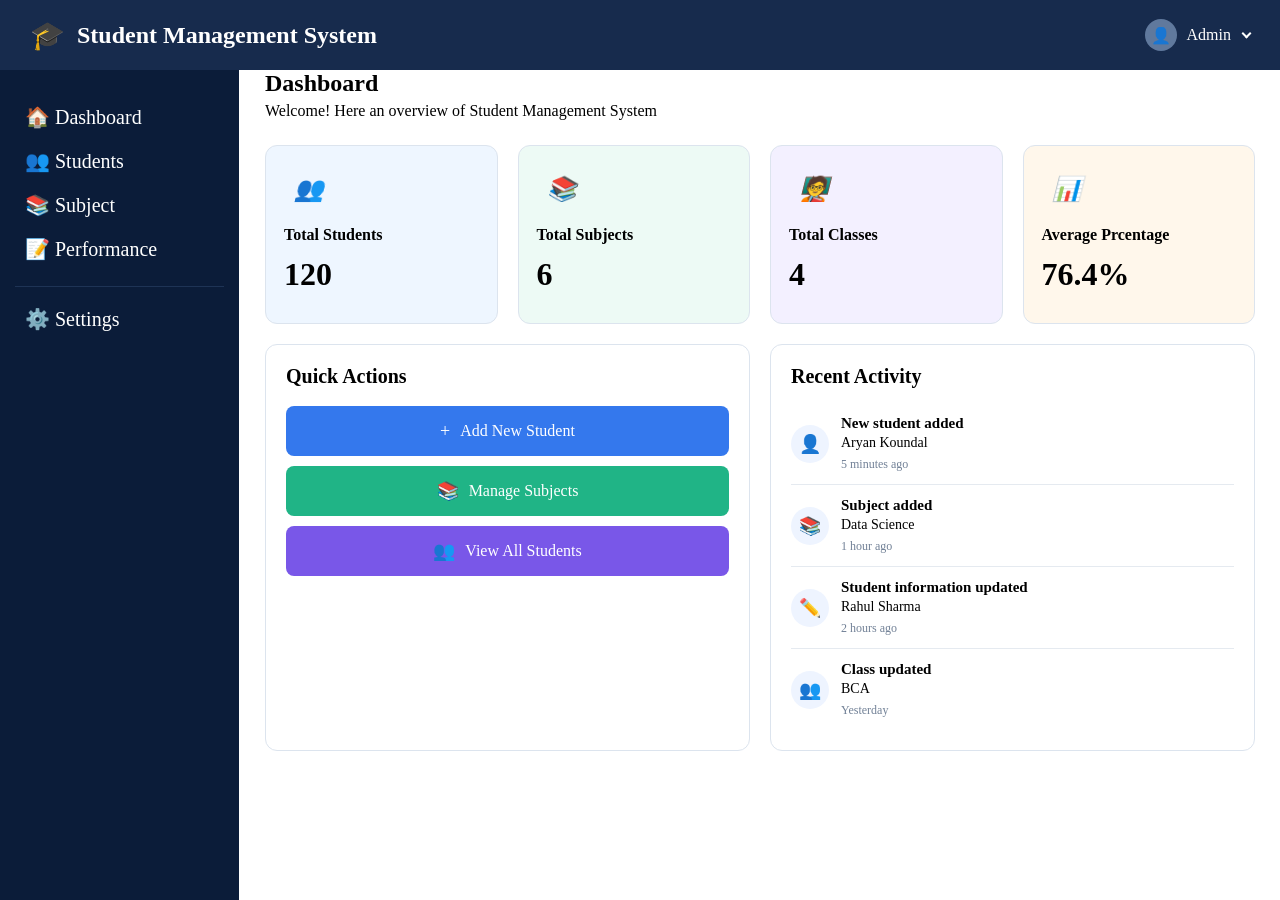
<file: forntend/index.html>
<!DOCTYPE html>
<html lang="en">
<head>
    <meta charset="UTF-8">
    <meta name="viewport" content="width=device-width, initial-scale=1.0">
    <title>Student Management System</title>
    <link rel="stylesheet" href="style.css">
</head>
<body>
    <header class="top-header">

     <div class="logo-section">
         <span>🎓</span>
         <h2>Student Management System</h2>
     </div>

     <div class="profile">
         <div class="profile-icon">👤</div>

         <span>Admin</span>

         <span class="arrow"></span>
     </div>
     

    </header>
    <aside class="side-bar">
        <nav class="navigation">
            <a href="#" class="nav-item">🏠   Dashboard</a>
            <a href="Students.html" class="nav-item">👥   Students</a>
            <a href="subjects.html" class="nav-item">📚   Subject</a>
            <a href="performance.html" class="nav-item">📝   Performance</a>
            <a href="settings.html" class="nav-item settings-item">⚙️   Settings</a>
        </nav>
    </aside>
    <main class="main-content">
        <!-- ===Header=== -->
        <div class="a1">
            <h2>Dashboard</h2>
            <p>Welcome! Here an overview of Student Management System</p>
        </div>
        <!-- ===Stats Card=== -->
        <div class="stats">
            <div class="total-students">
                <i>👥</i>
                <h3>Total Students</h3>
                <p class="student-count">120</p>
                <!-- <span class="change1">↗ +5 this month</span> -->
            </div>
            <div class="total-subjects">
                <i>📚</i>
                <h3>Total Subjects</h3>
                <p class="subject-count">6</p>
                <!-- <span class="change2">↗ +1 this month</span> -->
            </div>
            <div class="total-classes">
                <i>🧑‍🏫</i>
                <h3>Total Classes</h3>
                <p>4</p>
                <!-- <span class="change3">↗ +1 this month</span> -->
            </div>
            <div class="average-percentage">
                <i>📊</i>
                <h3>Average Prcentage</h3>
                <p class="average">76.4%</p>
                <!-- <span class="change4">↗ +2.3% this month</span> -->
            </div>
        </div>
      <div class="dashboard-bottom">
        <!-- ===Quick Actions -->
         <div class="quick-actions">
             <h3>Quick Actions</h3>
             <a href="students.html" class="new-student">
             <span class="action-icon">+</span>
             <span >Add New Student</span>
             </a>
             <a href="subjects.html" class="manage-sub">
             <span class="action-icon">📚</span>
             <span >Manage Subjects</span>
             </a>
             <a href="students.html" class="all-students">
             <span class="action-icon">👥</span>
             <span >View All Students</span>
             </a>
         </div>
         <div class="recent-activity">
        <!-- ===Recent Activity Tab=== -->
       <div class="recent-activity-tab">
         <h3>Recent Activity</h3>

         <div class="activity-item">
           <span class="activity-icon">👤</span>
           <div>
             <strong>New student added</strong>
             <p>Aryan Koundal</p>
             <small>5 minutes ago</small>
           </div>
         </div>

          <div class="activity-item">
            <span class="activity-icon">📚</span>
            <div>
             <strong>Subject added</strong>
             <p>Data Science</p>
             <small>1 hour ago</small>
            </div>
          </div>

          <div class="activity-item">
            <span class="activity-icon">✏️</span>
            <div>
             <strong>Student information updated</strong>
             <p>Rahul Sharma</p>
             <small>2 hours ago</small>
            </div>
          </div>

         <div class="activity-item">
           <span class="activity-icon">👥</span>
           <div>
             <strong>Class updated</strong>
             <p>BCA</p>
             <small>Yesterday</small>
           </div>
          </div>
       </div>
      </div>

</div>
    </main>
</body>
<script src="script.js"></script>
</html>
</file>
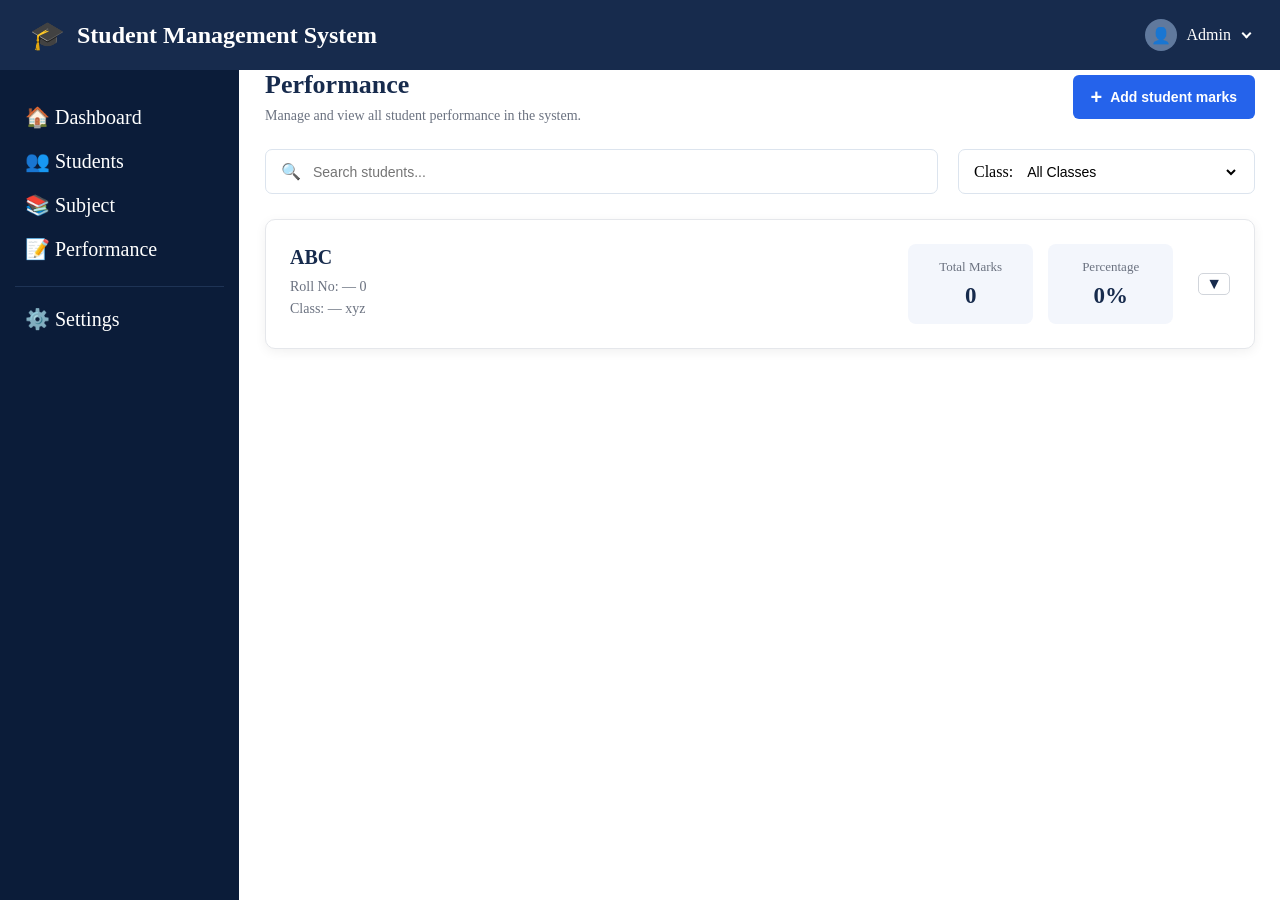
<file: forntend/performance.html>
<!DOCTYPE html>
<html lang="en">

<head>
    <meta charset="UTF-8">
    <meta name="viewport" content="width=device-width, initial-scale=1.0">

    <link rel="stylesheet" href="style.css">

    <title>Marks Management</title>
</head>

<body>

    <!-- Header -->
    <header class="top-header">

        <div class="logo-section">
            <span>🎓</span>
            <h2>Student Management System</h2>
        </div>

        <div class="profile">
            <div class="profile-icon">👤</div>
            <span>Admin</span>
            <span class="arrow"></span>
        </div>

    </header>

    <!-- Sidebar -->
    <aside class="side-bar">

        <nav class="navigation">
            <a href="index.html" class="nav-item">🏠 Dashboard</a>
            <a href="Students.html" class="nav-item">👥 Students</a>
            <a href="subjects.html" class="nav-item">📚 Subject</a>
            <a href="performance.html" class="nav-item">📝 Performance</a>
            <a href="settings.html" class="nav-item settings-item">⚙️ Settings</a>
        </nav>

    </aside>

    <!-- Main Content -->
    <main class="main-content">

        <!-- Page Header -->
        <div class="s1">

            <div>
                <h2>Performance</h2>
                <p>Manage and view all student performance in the system.</p>
            </div>

            <button type="button" class="add-marks" id="add-marks">
                <span>+</span>
                Add student marks
            </button>

        </div>
        <!-- Search and Filter -->
        <section class="student-filters">
            <div class="search-box">
                <span>🔍</span>
                <input
                    type="text"
                    id="search-student"
                    placeholder="Search students..."
                >
            </div>

            <div class="class-filter">
                <label for="filter-class">Class:</label>
                <select id="filter-class">
                    <option value="">All Classes</option>
                    <option value="BCA 1st Year">BCA 1st Year</option>
                    <option value="BCA 2nd Year">BCA 2nd Year</option>
                    <option value="BCA 3rd Year">BCA 3rd Year</option>
                </select>
            </div>
        </section>

        <!-- Marks Modal -->
        <div class="marks-modal" id="marks-modal">

            <div class="marks-modal-content">

                <div class="header-modal">
                    <h2 class="modal-header">Add Marks</h2>

                    <button
                        type="button"
                        class="close-modal"
                        id="close-modal"
                    >
                        &times;
                    </button>
                </div>

                <!-- Marks Form -->
                <form class="marks-form" id="marks-form">

                    <div class="form-group">
                        <label for="student-id">Student ID</label>

                        <input
                            type="number"
                            id="student-id"
                            name="student-id"
                            placeholder="Enter student ID"
                            required
                        >
                    </div>

                    <div class="form-group">
                        <label for="subject-id">Subject ID</label>

                        <input
                            type="number"
                            id="subject-id"
                            name="subject-id"
                            placeholder="Enter subject ID"
                            required
                        >
                    </div>

                    <div class="form-group">
                        <label for="subject-marks">Marks</label>

                        <input
                            type="number"
                            id="subject-marks"
                            name="subject-marks"
                            placeholder="Enter marks obtained"
                            min="0" max="100"
                            required
                        >
                    </div>

                    <div>
                        <button
                            type="button"
                            class="add-subject"
                            id="add-subject"
                        >
                            <span>+</span>
                            Add subject
                        </button>
                    </div>

                    <div class="form-actions">

                        <button
                            type="button"
                            class="cancel-marks"
                            id="cancel-marks"
                        >
                            Cancel
                        </button>

                        <button
                            type="submit"
                            class="save-marks"
                            id="save-marks"
                        >
                            Save Marks
                        </button>

                    </div>

                </form>

            </div>

        </div>

        <!-- Student Marks Cards -->
        <div class="marks-container" id="marks-container">

            <!-- Example Student Card -->
            <div class="student-marks-card">

                <!-- Student Information and Summary -->
                <div class="student-marks-header" student-toggle>

                    <div class="student-info">
                        <h3 class="student-name">ABC</h3>
                        <p class="student-rollno">Roll No: — 0</p>
                        <p class="student-class">Class: — xyz</p>
                    </div>

                    <div class="student-performance">

                        <div class="total-marks">
                            <span>Total Marks</span>
                            <h3 class="total-marks-value">0</h3>
                        </div>

                        <div class="percentage">
                            <span>Percentage</span>
                            <h3 class="percentage-value">0%</h3>
                        </div>

                    </div>

                    <div>

                       <button type="button" class="toggle-marks-btn" aria-label="Show subject marks">
                           ▼
                       </button>

                    </div>

                </div>

                <!-- Subject-wise Marks Table -->
                <div class="marks-table-container" hidden>

                    <table class="marks-table">

                        <thead>
                            <tr>
                                <th>Subject ID</th>
                                <th>Subject Name</th>
                                <th>Subject Code</th>
                                <th>Marks</th>
                                <th>Actions</th>
                            </tr>
                        </thead>

                        <tbody class="marksTableBody" id="marksTableBody">
                            <td class="subject-id">101</td>
                            <td class="subject-name">abc</td>
                            <td class="subject-code">101</td>
                            <td class="subject-marks">999</td>
                            <td class="student-actions">
                            
                                <button class="edit-btn" data-action="edit">
                                ✎ Edit
                                </button>

                                <button class="delete-btn" data-action="delete">
                                🗑
                                </button>
                            </td>
                        </tbody>

                    </table>

                </div>

            </div>

        </div>

        <!-- Edit performance of subject Form -->
    <div id="edit-marks-modal" class="edit-marks-modal">
        <div class="marks-modal-content">

            <div class="modal-header">
                <h2>Edit Performance</h2>

                <button id="close-edit-modal" class="close-edit-modal">
                    &times;
                </button>
            </div>

            <form id="edit-marks-form">

                <div class="form-group">
                    <label for="edit-subject-id">Subject Id</label>
                    <input
                        type="text"
                        id="edit-subject-id"
                        placeholder="Enter student id"
                        required
                    >
                </div>

                <div class="form-group">
                    <label for="edit-subject-marks">Subject Marks</label>
                    <input
                        type="number"
                        id="edit-subject-marks"
                        placeholder="Enter roll number"
                        required
                    >
                </div>

                <div class="modal-actions">
                    <button
                        type="button"
                        id="cancel-edit-modal"
                        class="cancel-edit-btn">
                        Cancel
                    </button>

                    <button type="submit" class="save-btn">
                        Save Changes
                    </button>
                </div>

            </form>
        </div>
    </div>

    </main>

    <script src="performance.js"></script>

</body>
</html>
</file>
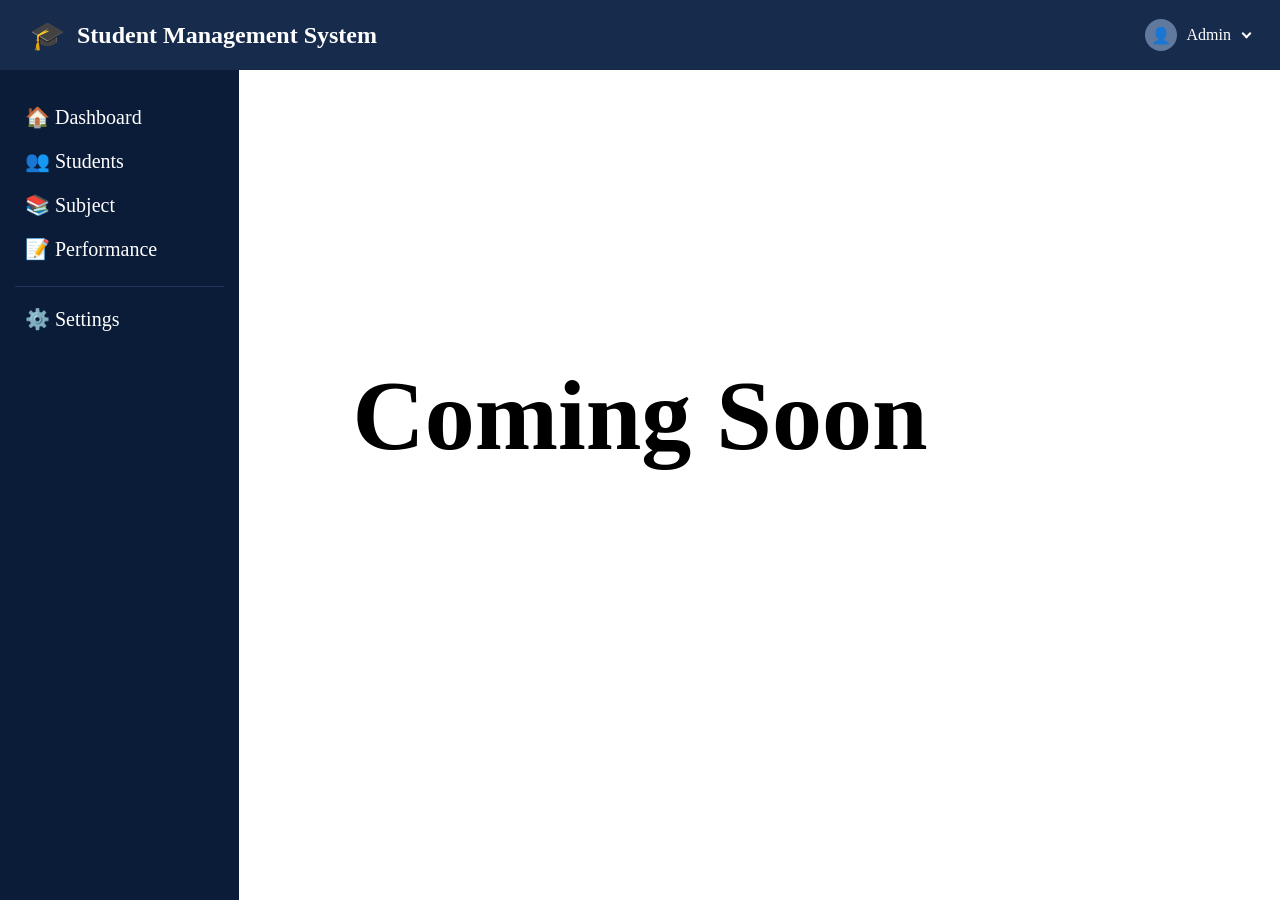
<file: forntend/settings.html>
<!DOCTYPE html>
<html lang="en">
<head>
    <meta charset="UTF-8">
    <meta name="viewport" content="width=device-width, initial-scale=1.0">
    <link rel="stylesheet" href="style.css">
    <title>Settings</title>
</head>
<body>
    <header class="top-header">

    <div class="logo-section">
         <span>🎓</span>
         <h2>Student Management System</h2>
    </div>

    <div class="profile">
         <div class="profile-icon">👤</div>

         <span>Admin</span>

         <span class="arrow"></span>
    </div>
    </header>
    <aside class="side-bar">
        <nav class="navigation">
            <a href="index.html" class="nav-item">🏠   Dashboard</a>
            <a href="Students.html" class="nav-item">👥   Students</a>
            <a href="subjects.html" class="nav-item">📚   Subject</a>
            <a href="performance.html" class="nav-item">📝   Performance</a>
            <a href="settings.html" class="nav-item settings-item">⚙️   Settings</a>
        </nav>
    </aside>
    <main class="coming-soon-page">
        <h1 class="coming-soon">Coming Soon</h1>
    </main>
</body>
<script src="script.js"></script>
</html>
</file>
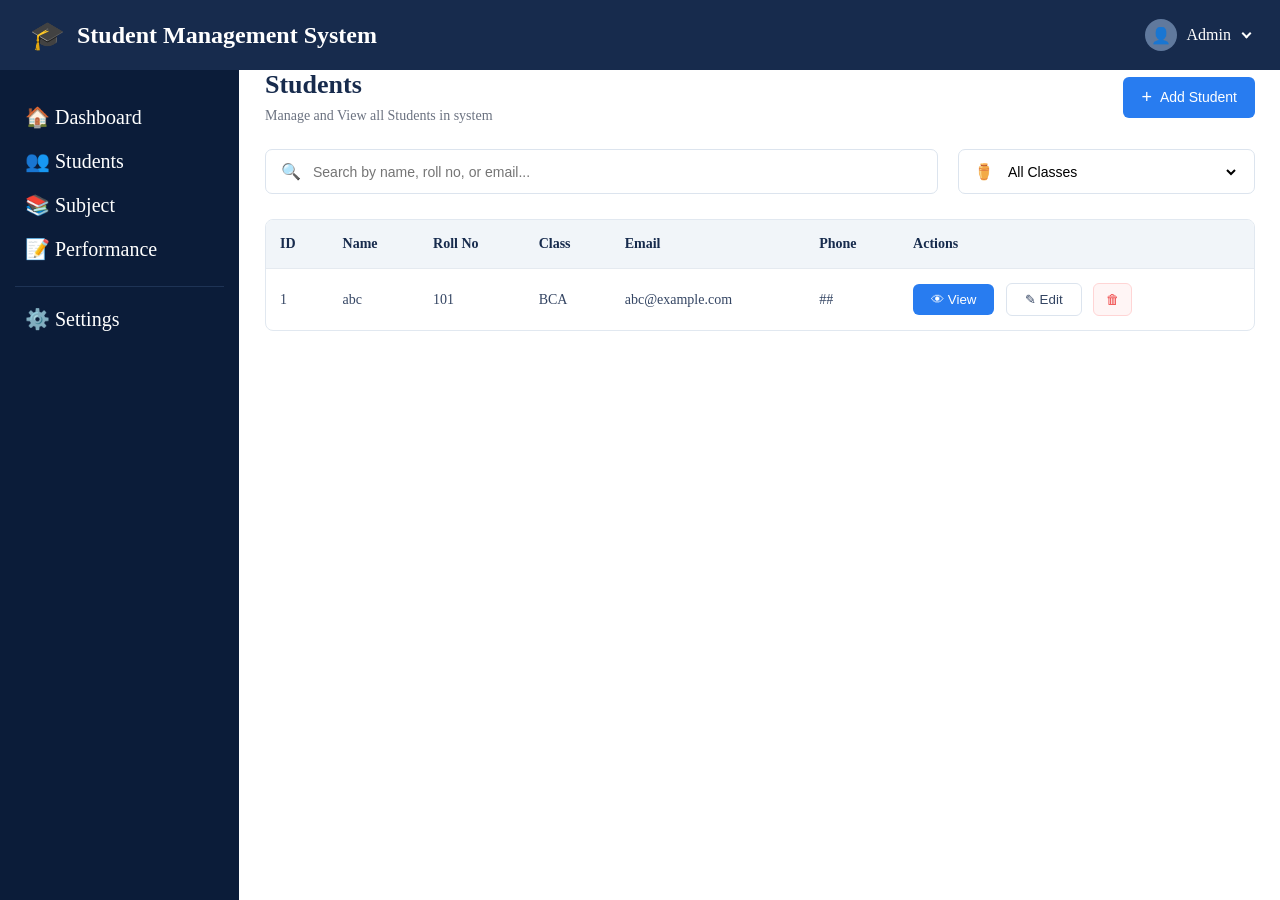
<file: forntend/Students.html>
<!DOCTYPE html>
<html lang="en">
<head>
    <meta charset="UTF-8">
    <meta name="viewport" content="width=device-width, initial-scale=1.0">
    <link rel="stylesheet" href="style.css">
    <title>Students</title>
</head>
<body>

<header class="top-header">
    <div class="logo-section">
        <span>🎓</span>
        <h2>Student Management System</h2>
    </div>

    <div class="profile">
        <div class="profile-icon">👤</div>
        <span>Admin</span>
        <span class="arrow"></span>
    </div>
</header>

<aside class="side-bar">
    <nav class="navigation">
        <a href="index.html" class="nav-item">🏠 Dashboard</a>
        <a href="Students.html" class="nav-item">👥 Students</a>
        <a href="subjects.html" class="nav-item">📚 Subject</a>
        <a href="performance.html" class="nav-item">📝 Performance</a>
        <a href="settings.html" class="nav-item settings-item">⚙️ Settings</a>
    </nav>
</aside>

<main class="main-content">

    <!-- Header -->
    <div class="s1">
        <div>
            <h2>Students</h2>
            <p>Manage and View all Students in system</p>
        </div>

        <button class="add-student" id="add-student">
            <span>+</span>
            Add Student
        </button>
    </div>

    <!-- Add Student Form -->
    <div id="student-modal" class="student-modal">
        <div class="student-modal-content">

            <div class="modal-header">
                <h2>Add New Student</h2>
                <button id="close-modal" class="close-modal">
                    &times;
                </button>
            </div>

            <form id="student-form">

                <div class="form-group">
                    <label for="student-name">Student Name</label>
                    <input
                        type="text"
                        id="student-name"
                        name="student_name"
                        placeholder="Enter student name"
                        required
                    >
                </div>

                <div class="form-group">
                    <label for="roll-number">Roll Number</label>
                    <input
                        type="number"
                        id="roll-number"
                        name="roll_number"
                        placeholder="Enter roll number"
                        required
                    >
                </div>

                <div class="form-group">
                    <label for="student-class">Class</label>
                    <select id="student-class" name="student_class">
                        <option value="">Select class</option>
                        <option value="BCA">BCA</option>
                        <option value="BBA">BBA</option>
                        <option value="MCA">MCA</option>
                    </select>
                </div>

                <div class="form-group">
                    <label for="student-email">Email</label>
                    <input
                        type="email"
                        id="student-email"
                        name="email"
                        placeholder="Enter email"
                    >
                </div>

                <div class="form-group">
                    <label for="student-phone">Phone</label>
                    <input
                        type="tel"
                        id="student-phone"
                        name="phone"
                        placeholder="Enter phone number"
                        required
                    >
                </div>

                <div class="modal-actions">
                    <button
                        type="button"
                        id="cancel-modal"
                        class="cancel-btn">
                        Cancel
                    </button>

                    <button type="submit" id="add-modal" class="save-btn">
                        Add Student
                    </button>
                </div>

            </form>
        </div>
    </div>

    <!-- Edit Student Form -->
    <div id="edit-student-modal" class="student-modal">
        <div class="student-modal-content">

            <div class="modal-header">
                <h2>Edit Student</h2>

                <button id="close-edit-modal" class="close-modal">
                    &times;
                </button>
            </div>

            <form id="edit-student-form">

                <div class="form-group">
                    <label for="edit-student-name">Student Name</label>
                    <input
                        type="text"
                        id="edit-student-name"
                        placeholder="Enter student name"
                        required
                    >
                </div>

                <div class="form-group">
                    <label for="edit-roll-number">Roll Number</label>
                    <input
                        type="number"
                        id="edit-roll-number"
                        placeholder="Enter roll number"
                        required
                    >
                </div>

                <div class="form-group">
                    <label for="edit-student-class">Class</label>
                    <select id="edit-student-class" required>
                        <option value="">Select class</option>
                        <option value="BCA">BCA</option>
                        <option value="BBA">BBA</option>
                        <option value="BCom">BCom</option>
                        <option value="MCA">MCA</option>
                    </select>
                </div>

                <div class="form-group">
                    <label for="edit-student-email">Email</label>
                    <input
                        type="email"
                        id="edit-student-email"
                        placeholder="Enter email"
                    >
                </div>

                <div class="form-group">
                    <label for="edit-student-phone">Phone</label>
                    <input
                        type="tel"
                        id="edit-student-phone"
                        placeholder="Enter phone number"
                        required
                    >
                </div>

                <div class="modal-actions">
                    <button
                        type="button"
                        id="cancel-edit-modal"
                        class="cancel-btn">
                        Cancel
                    </button>

                    <button type="submit" class="save-btn">
                        Save Changes
                    </button>
                </div>

            </form>
        </div>
    </div>

    <!-- Search and Filters -->
    <div class="student-filters">
        <div class="search-box">
            <span>🔍</span>
            <input
                type="text"
                placeholder="Search by name, roll no, or email..."
            >
        </div>

        <div class="class-filter">
            <span>⚱️</span>
            <select>
                <option>All Classes</option>
                <option>BCA</option>
                <option>BBA</option>
                <option>BCom</option>
                <option>MCA</option>
            </select>
        </div>
    </div>

    <!-- Student Table -->
    <div class="student-table">
        <table id="studentsTable">

            <thead>
                <tr>
                    <th>ID</th>
                    <th>Name</th>
                    <th>Roll No</th>
                    <th>Class</th>
                    <th>Email</th>
                    <th>Phone</th>
                    <th>Actions</th>
                </tr>
            </thead>

            <tbody id="studentTableBody">
                <tr class="student-row" data-student-id="1">
                    <td class="student-id">1</td>
                    <td class="student-name">abc</td>
                    <td class="student-roll">101</td>
                    <td class="student-class">BCA</td>
                    <td class="student-email">abc@example.com</td>
                    <td class="student-phone">##</td>

                    <td class="student-actions">
                        <button class="view-btn" data-action="view">
                            👁 View
                        </button>

                        <button class="edit-btn" data-action="edit">
                            ✎ Edit
                        </button>

                        <button class="delete-btn" data-action="delete">
                            🗑
                        </button>
                    </td>
                </tr>
            </tbody>

        </table>
    </div>

</main>

<script src="student.js"></script>
</body>
</html>
</file>
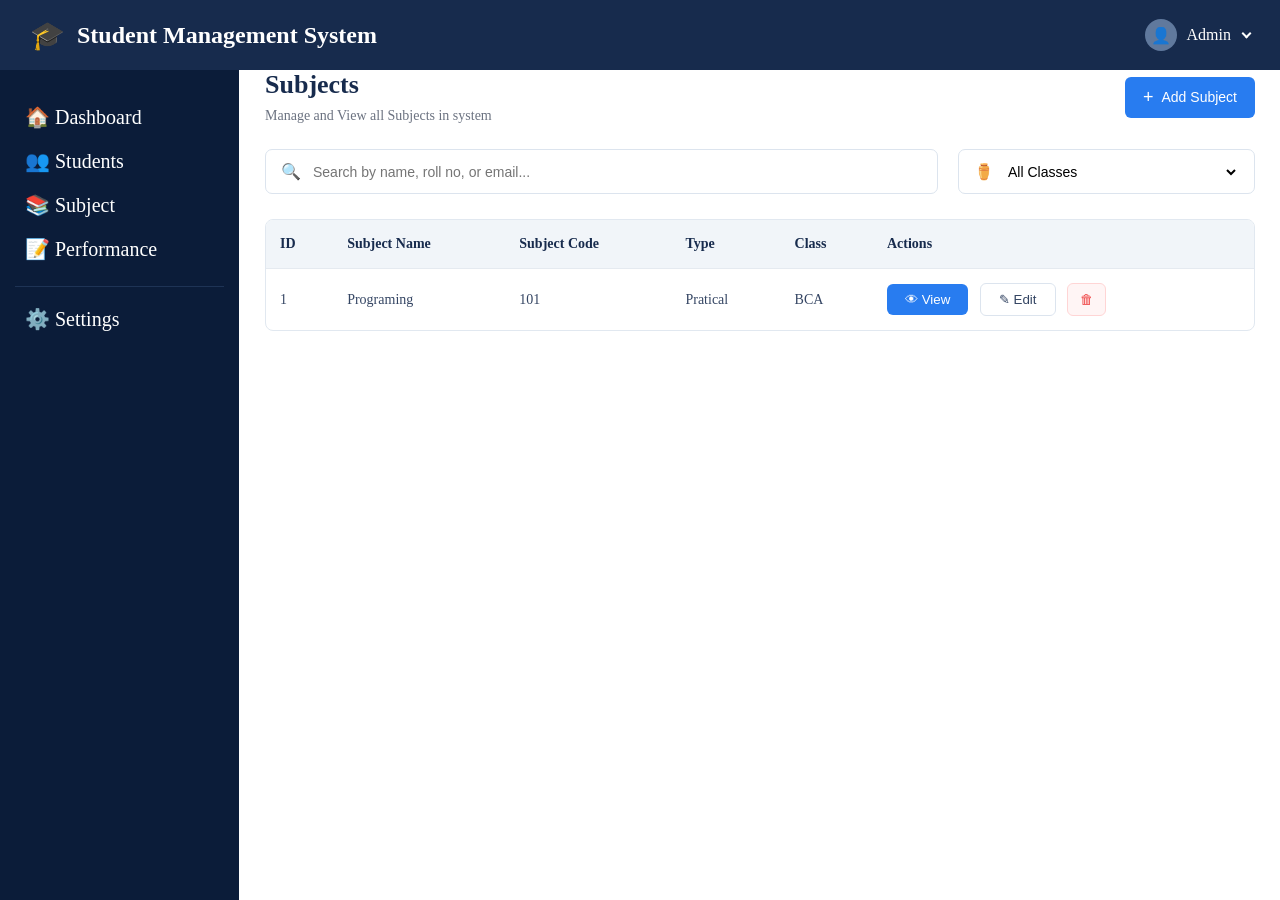
<file: forntend/subjects.html>
<!DOCTYPE html>
<html lang="en">
<head>
    <meta charset="UTF-8">
    <meta name="viewport" content="width=device-width, initial-scale=1.0">
    <link rel="stylesheet" href="style.css">
    <title>Subjects</title>
</head>
<body>
    <header class="top-header">

     <div class="logo-section">
         <span>🎓</span>
         <h2>Student Management System</h2>
     </div>

     <div class="profile">
         <div class="profile-icon">👤</div>

         <span>Admin</span>

         <span class="arrow"></span>
     </div>
     

    </header>
    <aside class="side-bar">
        <nav class="navigation">
            <a href="index.html" class="nav-item">🏠   Dashboard</a>
            <a href="Students.html" class="nav-item">👥   Students</a>
            <a href="subjects.html" class="nav-item">📚   Subject</a>
            <a href="performance.html" class="nav-item">📝   Performance</a>
            <a href="settings.html" class="nav-item settings-item">⚙️   Settings</a>
        </nav>
    </aside>
    <main class="main-content">
        <!-- ===Header=== -->
        <div class="s1">
            <div>
             <h2>Subjects</h2>
             <p>Manage and View all Subjects in system</p>
            </div>
            <button class="add-student" id="add-subject">
             <span>+</span>
             Add Subject
            </button>
        </div>
        <!-- Add Subject Form -->
       <div class="subject-modal" id="subject-modal">
         <div class="subject-modal-content">

          <div class="subject-modal-header">
            <h2>Add New Subject</h2>
            <button type="button" class="close-subject-modal" id="close-subject-modal">
                &times;
            </button>
          </div>

          <form id="subject-form">

            <!-- <div class="form-group">
                <label for="subject-id">Subject Id</label>
                <input
                    type="text"
                    id="subject-id"
                    name="subject_id"
                    placeholder="Enter subject id"
                    required
                >
            </div> -->

            <div class="form-group">
                <label for="subject-name">Subject Name</label>
                <input
                    type="text"
                    id="subject-name"
                    name="subject_name"
                    placeholder="Enter subject name"
                    required
                >
            </div>

            <div class="form-group">
                <label for="subject-code">Subject Code</label>
                <input
                    type="text"
                    id="subject-code"
                    name="subject_code"
                    placeholder="Enter subject code"
                    required
                >
            </div>

            <div class="form-group">
                <label for="subject-type">Type</label>
                <input
                    id="subject-type"
                    name="subject_type"
                    placeholder="Enter subject type"
                >
            </div>

            <div class="form-group">
                <label for="subject-class">Class</label>
                <input
                    id="subject-class"
                    name="subject_class"
                    placeholder="Enter subject class"
                    required
                >
            </div>

            <div class="subject-form-actions">
                <button type="button" id="cancel-subject" class="cancel-btn">
                    Cancel
                </button>

                <button type="submit" class="save-subject-btn">
                    Add Subject
                </button>
            </div>
 
          </form>
         </div>
       </div>

       <!-- Edit Subject Form -->
        <div id="edit-subject-modal" class="subject-modal">

         <div class="subject-modal-content">

            <div class="modal-header">
               <h2>Edit Student</h2>

              <button id="close-edit-modal" class="close-modal">
                &times;
              </button>
            </div>

         <form id="edit-subject-form">

            <div class="form-group">
                <label for="edit-subject-name">Subject Name</label>
                <input
                    type="text"
                    id="edit-subject-name"
                    placeholder="Enter subject name"
                    required
                >
            </div>

            <div class="form-group">
                <label for="edit-subject-code">Subject Code </label>
                <input
                    type="number"
                    id="edit-subject-code"
                    placeholder="Enter subject code"
                    required
                >
            </div>

            <div class="form-group">
                <label for="edit-subject-type">Type</label>
                <input
                    type="text"
                    id="edit-subject-type"
                    placeholder="Enter type"
                >
            </div>

            <div class="form-group">
                <label for="edit-subject-class">Class</label>

                <select id="edit-subject-class" required>
                    <option value="">Select class</option>
                    <option value="BCA">BCA</option>
                    <option value="BBA">BBA</option>
                    <option value="BCom">BCom</option>
                    <option value="MCA">MCA</option>
                </select>
            </div>

            <div class="modal-actions">

                <button
                    type="button"
                    id="cancel-edit-modal"
                    class="cancel-btn">
                    Cancel
                </button>

                <button
                    type="submit"
                    class="save-btn">
                    Save Changes
                </button>

             </div>

             </form> 
           </div>

        </div>
         <!-- ===Search Tab=== -->
       <div class="student-filters">
         <div class="search-box">
           <span>🔍</span>
           <input type="text" placeholder="Search by name, roll no, or email...">
         </div>

         <div class="class-filter">
           <span>⚱️</span>
           <select>
            <option>All Classes</option>
            <option>BCA</option>
            <option>BBA</option>
            <option>BCom</option>
            <option>MCA</option>
           </select>
         </div>
       </div>

       <!-- ===Subject Table=== -->
       <div class="subject-table">

         <table id="subjectTable">

           <thead>
              <tr>
                 <th>ID</th>
                 <th>Subject Name</th>
                 <th>Subject Code</th>
                 <th>Type</th>
                 <th>Class</th>
                 <th>Actions</th>
              </tr>
           </thead>

           <tbody id="subjectTableBody">

              <tr class="subject-row" data-student-id="1">

                 <td class="subject-id">1</td>

                 <td class="subject-name">Programing</td>

                 <td class="subject-code">101</td>

                 <td class="subject-type">Pratical</td>

                 <td class="subject-class">BCA</td>

                 <td class="subject-actions">
                    <button class="view-btn" data-action="view">
                        👁 View
                    </button>

                    <button class="edit-btn" data-action="edit">
                        ✎ Edit
                    </button>

                    <button class="delete-btn" data-action="delete">
                        🗑
                    </button>
                 </td>

              
              </tr>

           </tbody>

         </table>
 <script src="subject.js"></script>
</body>
</html>
</file>
<file: forntend/style.css>
.coming-soon-page {
    display: flex;
    justify-content: center;
    align-items: center;
    min-height: calc(100vh - 70px);
}
.coming-soon{
    font-size: 100px;
}
* {
    box-sizing: border-box;
}
body {
    margin: 0;
    height: 100%;
    overflow: hidden;
}
/* ===Header=== */
.top-header{
    position: fixed;
    top:0;
    width: 100%;
    height: 70px;
    display: flex;
    align-items: center;
    justify-content: space-between;
    padding: 0 30px;
    background: #172b4d;
    color: white;
    z-index: 1000;
}
.logo-section {
    display: flex;
    align-items: center;
    gap: 12px;
}
.logo-section span{
    font-size: 28px;
}
.logo-section h2 {
    margin: 0;
}
.profile{
    display: flex;
    align-items: center;
    gap:10px;
    cursor: pointer;
}
.profile-icon{
    width: 32px;
    height: 32px;
    border-radius: 50%;
    background: #60799d;
    display: flex;
    align-items: center;
    justify-content: center;
}
.arrow{
    width: 7px;
    height: 7px;
    border-right: 2px solid white;
    border-bottom: 2px solid white;
    transform: rotate(45deg);
    margin-left: 2px;
    margin-top: -4px;

}

/* ===Side Bar=== */
.side-bar{
    position: fixed;
    left: 0;
    top: 70px;
    width: 240px; 
    height:calc(100vh - 70px);
    background-color: #0b1c39;
    border-right: 1px solid white;
    padding: 25px 15px;
    display: flex;
    flex-direction: column;
    z-index: 999;
}
.nav-item{
    text-decoration: none;
    display: flex;
    align-items: center;
    font-size: 20px;
    gap:8px;
    padding: 10px;
    color: white;
    transition: 0.2s;
}
.nav-item:hover {
    background: #21262d;
    color: #f0f6fc; 
}
.nav-item.active {
    background: #238636; 
    color: white; 
}
.nav-item:last-child {
    border-top: 1px solid #1e3355;
    margin-top: 15px;
    padding-top: 20px;
}

/* ===Main=== */
.main-content{
    margin-left: 240px;
    margin-top: 60px;
    /* padding-left: 25px;
    padding-top: 10px; */
    padding: 10px 25px 25px;
    height: calc(100vh - 70px);
    width: calc(100%-240px);
    overflow-y: auto;
    overflow-x: hidden;
}
.a1 h2{
    margin: 0 0 5px 0;
}
.a1 p{
    margin: 0;
}
/* .stats{
    display: flex;
    justify-content: space-between;
    align-items: center;
    margin-bottom: 30px;
    padding: 25px;
    background: #161b22; 
    border: 1px solid #30363d; 
    border-radius: 12px;
} */
.stats {
    display: grid;
    grid-template-columns: repeat(4, 1fr);
    gap: 20px;
    margin-top: 25px;
    width: 100%;
}

/* ===Common card styling=== */
.total-students,
.total-subjects,
.total-classes,
.average-percentage{
    padding: 18px;
    border-radius: 12px;
    min-height: 140px;
    min-width: 0;
    border:1px solid #dce4ee
}
.total-students{
    background: #eef6ff;
}
.total-subjects{
    background: #edfaf5;
}
.total-classes{
    background: #f3f0ff;
}
.average-percentage{
    background: #fff7eb;
}
.stats i {
    display: flex;
    align-items: center;
    justify-content: center;

    width: 50px;
    height: 50px;

    border-radius: 50%;
    font-size: 24px;

    margin-bottom: 12px;
}

/* Card headings */
.stats h3 {
    margin: 0 0 12px 0;
    font-size: 16px;
}

/* Large number */
.stats p {
    margin: 0 0 12px 0;
    font-size: 32px;
    font-weight: bold;
}

/* Monthly change */
.change {
    color: #20b486;
    font-size: 14px;
}

.arrow-up {
    font-size: 18px;
    font-weight: bold;
}

/* === Dashboard Bottom === */

.dashboard-bottom {
    display: grid;
    grid-template-columns: 1fr 1fr;
    gap: 20px;
    margin-top: 20px;
}

/* === Quick Actions === */
.quick-actions {
    border: 1px solid #dce4ee;
    border-radius: 12px;
    padding: 20px;
    background: white;
}
.quick-actions h3 {
    margin: 0 0 18px 0;
    font-size: 20px;
}
.quick-actions a {
    display: flex;
    align-items: center;
    justify-content: center;
    gap: 10px;
    height: 50px;
    margin-bottom: 10px;
    border-radius: 8px;
    text-decoration: none;
    color: white;
}
.new-student {
    background: #3478ed;
}
.manage-sub {
    background: #20b486;
}
.all-students {
    background: #7957e8;
}
.action-icon {
    font-size: 18px;
}


/* === Recent Activity === */
.recent-activity {
    border: 1px solid #dce4ee;
    border-radius: 12px;
    padding: 20px;
    background: white;
}
.recent-activity h3 {
    margin: 0 0 15px 0;
    font-size: 20px;
}
.activity-item {
    display: flex;
    align-items: center;
    gap: 12px;
    padding: 12px 0;
    border-bottom: 1px solid #e5eaf0;
}
.activity-item:last-child {
    border-bottom: none;
}
.activity-icon {
    width: 38px;
    height: 38px;
    display: flex;
    align-items: center;
    justify-content: center;
    border-radius: 50%;
    background: #eef4ff;
    font-size: 18px;
}
.activity-item strong {
    display: block;
    font-size: 15px;
}
.activity-item p {
    margin: 3px 0;
    font-size: 14px;
}
.activity-item small {
    color: #718096;
    font-size: 12px;
}

/* =====Students Section===== */
.s1{
    display: flex;
    justify-content: space-between;
    align-items: center;
}
.s1 h2 {
    margin: 0 0 5px 0;
}
.s1 p {
    margin: 0;
}
.add-student {
    background: #287cf0;
    color: white;
    border: none;
    border-radius: 6px;
    padding: 10px 18px;
    font-size: 14px;
    cursor: pointer;
    display: flex;
    align-items: center;
    gap: 8px;
}
.add-student:hover{
    color: #072044;
    background-color: #566277;
}
.add-student span {
    font-size: 18px;
}

/* ===Search and Filter=== */
.student-filters {
    display: flex;
    gap: 20px;
    margin-top: 25px;
    margin-bottom: 25px;
}
.search-box {
    flex: 1;
    display: flex;
    align-items: center;
    gap: 10px;
    padding: 12px 15px;
    border: 1px solid #dce4ee;
    border-radius: 7px;
    background: white;
}
.search-box input {
    width: 100%;
    border: none;
    outline: none;
    font-size: 14px;
}
.class-filter {
    width: 30%;
    display: flex;
    align-items: center;
    gap: 10px;
    padding: 12px 15px;
    border: 1px solid #dce4ee;
    border-radius: 7px;
    background: white;
}
.class-filter select {
    width: 100%;
    border: none;
    outline: none;
    background: white;
    font-size: 14px;
}

/* ===Student Table=== */
.student-table {
    width: 100%;
    margin-top: 20px;
    background: white;
    border: 1px solid #e1e8f0;
    border-radius: 8px;
    overflow-x: auto;
}
.student-table table {
    width: 100%;
    border-collapse: collapse;
}
.student-table th {
    background: #f1f5f9;
    color: #172b4d;
    text-align: left;
    padding: 16px 14px;
    font-size: 14px;
    font-weight: 600;
}
.student-table td {
    padding: 14px;
    border-top: 1px solid #e5eaf0;
    color: #344563;
    font-size: 14px;
}
.student-row:hover {
    background: #ebeff5;
}
.student-actions {
    white-space: nowrap;
}
.view-btn {
    background: #287cf0;
    color: white;
    border: none;
    border-radius: 6px;
    padding: 8px 18px;
    cursor: pointer;
    margin-right: 8px;
}
.edit-btn {
    background: white;
    color: #344563;
    border: 1px solid #dce4ee;
    border-radius: 6px;
    padding: 8px 18px;
    cursor: pointer;
    margin-right: 8px;
}
.delete-btn {
    background: #fff5f5;
    color: #ef4444;
    border: 1px solid #ffd5d5;
    border-radius: 6px;
    padding: 8px 12px;
    cursor: pointer;
}
.view-btn:hover {
    background: #1769d5;
}
.edit-btn:hover {
    background: #f1f5f9;
}
.delete-btn:hover {
    background: #ffe5e5;
}

/* ===Subject Table=== */
.subject-table {
    width: 100%;
    margin-top: 20px;
    background: white;
    border: 1px solid #e1e8f0;
    border-radius: 8px;
    overflow-x: auto;
}
.subject-table table {
    width: 100%;
    border-collapse: collapse;
}
.subject-table th {
    background: #f1f5f9;
    color: #172b4d;
    text-align: left;
    padding: 16px 14px;
    font-size: 14px;
    font-weight: 600;
}
.subject-table td {
    padding: 14px;
    border-top: 1px solid #e5eaf0;
    color: #344563;
    font-size: 14px;
}
.subject-row:hover {
    background: #ebeff5;
}
.subject-actions {
    white-space: nowrap;
}

/* ===Add Student=== */
.student-modal {
    display: none;

    position: fixed;
    top: 0;
    left: 0;

    width: 100%;
    height: 100%;

    background: rgba(0, 0, 0, 0.5);

    align-items: center;
    justify-content: center;

    z-index: 1000;
}
.student-modal-content {
    width: 450px;
    max-width: 90%;

    background: white;
    border-radius: 10px;

    padding: 25px;

    box-shadow: 0 10px 30px rgba(0, 0, 0, 0.2);
}
.modal-header {
    display: flex;
    align-items: center;
    justify-content: space-between;

    margin-bottom: 20px;
}

.modal-header h2 {
    margin: 0;
}

.close-modal {
    border: none;
    background: none;

    font-size: 28px;
    cursor: pointer;
}
.form-group {
    display: flex;
    flex-direction: column;

    margin-bottom: 15px;
}

.form-group label {
    margin-bottom: 6px;
    font-weight: 600;
}

.form-group input,
.form-group select {
    padding: 10px;

    border: 1px solid #d5dce5;
    border-radius: 6px;

    font-size: 14px;
}

.form-group input:focus,
.form-group select:focus {
    outline: none;
    border-color: #3b82f6;
}
.modal-actions {
    display: flex;
    justify-content: flex-end;

    gap: 10px;
    margin-top: 20px;
}

.cancel-btn,
.save-btn {
    padding: 10px 18px;

    border-radius: 6px;
    cursor: pointer;

    font-size: 14px;
}

.cancel-btn {
    background: white;
    border: 1px solid #d5dce5;
}

.save-btn {
    background: #3b82f6;
    color: white;
    border: none;
}

/* === Edit Student Modal === */

#edit-student-modal {
    display: none;
}

/* Modal background */
.student-modal {
    position: fixed;
    top: 0;
    left: 0;

    width: 100%;
    height: 100%;

    background: rgba(0, 0, 0, 0.5);

    align-items: center;
    justify-content: center;

    z-index: 1000;
}

/* Modal box */
.student-modal-content {
    width: 450px;
    max-width: 90%;
    max-height: 90vh;
    overflow-y: auto;

    background: white;
    border-radius: 10px;
    padding: 25px;

    box-shadow: 0 10px 30px rgba(0, 0, 0, 0.2);
}

/* Modal heading */
.modal-header {
    display: flex;
    align-items: center;
    justify-content: space-between;

    margin-bottom: 20px;
}

.modal-header h2 {
    margin: 0;
}

/* Close button */
.close-modal {
    border: none;
    background: none;

    font-size: 28px;
    cursor: pointer;
}

/* Form fields */
.form-group {
    display: flex;
    flex-direction: column;

    margin-bottom: 15px;
}

.form-group label {
    margin-bottom: 6px;
    font-weight: 600;
}

.form-group input,
.form-group select {
    padding: 10px;

    border: 1px solid #d5dce5;
    border-radius: 6px;

    font-size: 14px;
}

.form-group input:focus,
.form-group select:focus {
    outline: none;
    border-color: #3b82f6;
}

/* Modal buttons */
.modal-actions {
    display: flex;
    justify-content: flex-end;

    gap: 10px;
    margin-top: 20px;
}

.cancel-btn,
.save-btn {
    padding: 10px 18px;

    border-radius: 6px;
    cursor: pointer;

    font-size: 14px;
}

.cancel-btn {
    background: white;
    border: 1px solid #d5dce5;
}

.save-btn {
    background: #3b82f6;
    color: white;
    border: none;
}

.save-btn:hover {
    background: #2563eb;
}

.cancel-btn:hover {
    background: #f1f5f9;
}

/* ===Add Subject=== */

.subject-modal {
    display: none;
    position: fixed;
    top: 0;
    left: 0;
    width: 100%;
    height: 100%;
    background: rgba(0, 0, 0, 0.5);

    align-items: center;
    justify-content: center;

    z-index: 1100;
}

/* Modal Box */

.subject-modal-content {
    width: 500px;
    max-width: 90%;
    background: white;
    border-radius: 10px;
    padding: 25px;
    box-shadow: 0 10px 30px rgba(0, 0, 0, 0.2);
}

/* Modal Header */

.subject-modal-header {
    display: flex;
    align-items: center;
    justify-content: space-between;
    margin-bottom: 25px;
}

.subject-modal-header h2 {
    margin: 0;
    color: #172b4d;
    font-size: 22px;
}

/* Close Button */

.close-subject-modal {
    border: none;
    background: none;
    font-size: 28px;
    color: #718096;
    cursor: pointer;
    line-height: 1;
}

.close-subject-modal:hover {
    color: #172b4d;
}

/* Form */

#subject-form {
    display: flex;
    flex-direction: column;
    gap: 18px;
}

/* Form Group */

.form-group {
    display: flex;
    flex-direction: column;
    gap: 7px;
}

.form-group label {
    font-size: 14px;
    font-weight: 600;
    color: #344563;
}

.form-group input,
.form-group textarea {
    width: 100%;
    padding: 11px 12px;
    border: 1px solid #dce4ee;
    border-radius: 6px;
    outline: none;
    font-size: 14px;
    font-family: inherit;
}

.form-group input:focus,
.form-group textarea:focus {
    border-color: #287cf0;
}

.form-group textarea {
    resize: vertical;
}

/* Form Buttons */

.subject-form-actions {
    display: flex;
    justify-content: flex-end;
    gap: 10px;
    margin-top: 5px;
}

.cancel-btn {
    background: white;
    color: #344563;
    border: 1px solid #dce4ee;
    border-radius: 6px;
    padding: 10px 18px;
    font-size: 14px;
    cursor: pointer;
}

.cancel-btn:hover {
    background: #f1f5f9;
}

.save-subject-btn {
    background: #287cf0;
    color: white;
    border: none;
    border-radius: 6px;
    padding: 10px 18px;
    font-size: 14px;
    cursor: pointer;
}

.save-subject-btn:hover {
    background: #1769d5;
}


/* ===marks management=== */

.add-marks {
    background: #287cf0;
    color: white;
    border: none;
    border-radius: 6px;
    padding: 10px 18px;
    font-size: 14px;
    cursor: pointer;
    display: flex;
    align-items: center;
    gap: 8px;
}
.add-marks:hover{
    color: #072044;
    background-color: #566277;
}
.add-marks span {
    font-size: 18px;
}


/* add student marks */

.marks-modal {
    display: none;
    position: fixed;
    inset: 0;
    z-index: 2000;
    background: rgba(15, 23, 42, 0.55);
    justify-content: center;
    align-items: center;
    padding: 20px;
}

.marks-modal-content {
    background: white;
    width: 100%;
    max-width: 520px;
    max-height: 90vh;
    overflow-y: auto;
    border-radius: 12px;
    padding: 25px;
    box-shadow: 0 15px 45px rgba(0, 0, 0, 0.2);
    box-sizing: border-box;
}

.header-modal {
    display: flex;
    justify-content: space-between;
    align-items: center;
    gap: 15px;
    padding-bottom: 18px;
    margin-bottom: 22px;
    border-bottom: 1px solid #e5e7eb;
}

.modal-header {
    color: #172b4d;
    font-size: 22px;
    margin: 0;
}

.close-modal {
    background: #f3f4f6;
    color: #374151;
    border: none;
    width: 35px;
    height: 35px;
    border-radius: 6px;
    font-size: 25px;
    cursor: pointer;
}

.close-modal:hover {
    background: #e5e7eb;
}

/* Form Fields */

.makrs-form {
    display: flex;
    flex-direction: column;
    gap: 18px;
}

.form-group {
    display: flex;
    flex-direction: column;
    gap: 8px;
}

.form-group label {
    color: #374151;
    font-size: 14px;
    font-weight: 600;
}

.form-group input,
.form-group select {
    width: 100%;
    box-sizing: border-box;
    padding: 12px 13px;
    border: 1px solid #d1d5db;
    border-radius: 6px;
    font-size: 14px;
    outline: none;
    background: white;
    transition: border-color 0.2s, box-shadow 0.2s;
}

.form-group input:focus,
.form-group select:focus {
    border-color: #2563eb;
    box-shadow: 0 0 0 3px rgba(37, 99, 235, 0.12);
}

.form-group input::placeholder {
    color: #9ca3af;
}

/* Add Subject Button */

.add-subject1 {
    display: inline-flex;
    align-items: center;
    justify-content: center;
    gap: 8px;
    background: #2563eb;
    color: white;
    border: none;
    border-radius: 6px;
    padding: 11px 16px;
    font-size: 14px;
    font-weight: 600;
    cursor: pointer;
}

.add-subject1:hover {
    background: #1d4ed8;
}

.add-subject1 span {
    font-size: 19px;
    line-height: 1;
}


/* ========================================
   PERFORMANCE / MARKS PAGE
======================================== */

/* Page Header */
.s1 {
    display: flex;
    justify-content: space-between;
    align-items: center;
    gap: 20px;
    margin-bottom: 25px;
}

.s1 h2 {
    color: #172b4d;
    font-size: 26px;
    margin: 0 0 8px;
}

.s1 p {
    color: #6b7280;
    font-size: 14px;
    margin: 0;
}

/* Add Marks Button */
.add-marks {
    display: flex;
    align-items: center;
    justify-content: center;
    gap: 8px;
    background: #2563eb;
    color: white;
    border: none;
    border-radius: 6px;
    padding: 12px 18px;
    font-size: 14px;
    font-weight: 600;
    cursor: pointer;
    white-space: nowrap;
    transition: background 0.2s;
}

.add-marks:hover {
    background: #1d4ed8;
}

.add-marks span {
    font-size: 20px;
    line-height: 1;
}
/* Student Marks Container */
.marks-container {
    display: flex;
    flex-direction: column;
    gap: 24px;
}

/* Individual Student Card */
.student-marks-card {
    background: white;
    border-radius: 10px;
    padding: 24px;
    box-shadow: 0 3px 12px rgba(0, 0, 0, 0.06);
    border: 1px solid #e5e7eb;
}

/* Student Details and Performance Summary */
.student-marks-header {
    display: flex;
    justify-content: space-between;
    align-items: center;
    gap: 25px;
    flex-wrap: wrap;
    padding-bottom: 0;
    margin-bottom: 0;
    border-bottom: none;
}

.toggle-marks-btn {
    background: none;
    border: 1px solid #d1d5db;
    border-radius: 5px;
    padding: 2px 7px;
    font-size: 16px;
    color: #172b4d;
    cursor: pointer;
    line-height: 1;
}

.toggle-marks-btn:hover {
    background-color: #f1f5f9;
    border-color: #94a3b8;
}

.student-info {
    flex: 1;
    min-width: 180px;
}

.student-name {
    color: #172b4d;
    font-size: 20px;
    margin: 0 0 10px;
}

.student-rollno,
.student-class {
    color: #6b7280;
    font-size: 14px;
    margin: 6px 0;
}

/* Total Marks and Percentage */
.student-performance {
    display: flex;
    gap: 15px;
}

.total-marks,
.percentage {
    min-width: 125px;
    padding: 15px 18px;
    border-radius: 8px;
    background: #f3f6fc;
    text-align: center;
}

.total-marks span,
.percentage span {
    display: block;
    color: #6b7280;
    font-size: 13px;
    margin-bottom: 8px;
}

.total-marks-value,
.percentage-value {
    color: #172b4d;
    font-size: 23px;
    margin: 0;
}

/* Subject Marks Table */
.marks-table-container {
    width: 100%;
    overflow-x: auto;
    margin-top: 16px;
}


.marks-table {
    width: 100%;
    border-collapse: collapse;
    min-width: 550px;
}

.marks-table thead {
    background: #f3f6fc;
}

.marks-table th {
    color: #374151;
    font-size: 13px;
    font-weight: 600;
    text-align: left;
    padding: 14px 15px;
    border-bottom: 1px solid #e5e7eb;
    white-space: nowrap;
}

.marks-table td {
    color: #4b5563;
    font-size: 14px;
    padding: 14px 15px;
    border-bottom: 1px solid #e5e7eb;
}

.marks-table tbody tr:hover {
    background: #f9fafb;
}

.marks-table tbody tr:last-child td {
    border-bottom: none;
}

/* Table Action Buttons */
.marks-table .edit-btn,
.marks-table .delete-btn {
    padding: 7px 11px;
    border: none;
    border-radius: 5px;
    font-size: 12px;
    font-weight: 600;
    cursor: pointer;
    margin-right: 5px;
}

.marks-table .edit-btn {
    background: #dbeafe;
    color: #1d4ed8;
}

.marks-table .edit-btn:hover {
    background: #bfdbfe;
}

.marks-table .delete-btn {
    background: #fee2e2;
    color: #b91c1c;
}

.marks-table .delete-btn:hover {
    background: #fecaca;
}

/* Marks Modal Background */
.marks-modal {
    display: none;
    position: fixed;
    inset: 0;
    z-index: 2000;
    background: rgba(15, 23, 42, 0.55);
    justify-content: center;
    align-items: center;
    padding: 20px;
    box-sizing: border-box;
}

/* Modal Content */
.marks-modal-content {
    background: white;
    width: 100%;
    max-width: 520px;
    max-height: 90vh;
    overflow-y: auto;
    border-radius: 12px;
    padding: 25px;
    box-shadow: 0 15px 45px rgba(0, 0, 0, 0.2);
    box-sizing: border-box;
}

/* Modal Header */
.header-modal {
    display: flex;
    justify-content: space-between;
    align-items: center;
    gap: 15px;
    padding-bottom: 18px;
    margin-bottom: 22px;
    border-bottom: 1px solid #e5e7eb;
}

.modal-header {
    color: #172b4d;
    font-size: 22px;
    margin: 0;
}

.close-modal {
    background: #f3f4f6;
    color: #374151;
    border: none;
    width: 35px;
    height: 35px;
    border-radius: 6px;
    font-size: 25px;
    cursor: pointer;
}

.close-modal:hover {
    background: #e5e7eb;
}

/* Marks Form */
.makrs-form {
    display: flex;
    flex-direction: column;
    gap: 18px;
}

.form-group {
    display: flex;
    flex-direction: column;
    gap: 8px;
}

.form-group label {
    color: #374151;
    font-size: 14px;
    font-weight: 600;
}

.form-group input,
.form-group select {
    width: 100%;
    box-sizing: border-box;
    padding: 12px 13px;
    border: 1px solid #d1d5db;
    border-radius: 6px;
    font-size: 14px;
    outline: none;
    background: white;
}

.form-group input:focus,
.form-group select:focus {
    border-color: #2563eb;
    box-shadow: 0 0 0 3px rgba(37, 99, 235, 0.12);
}

/* Add Subject Button */
.add-subject1 {
    display: inline-flex;
    align-items: center;
    justify-content: center;
    gap: 8px;
    background: #eff6ff;
    color: #1d4ed8;
    border: 1px solid #bfdbfe;
    border-radius: 6px;
    padding: 10px 14px;
    font-size: 14px;
    font-weight: 600;
    cursor: pointer;
}

.add-subject1:hover {
    background: #dbeafe;
}

.add-subject1 span {
    font-size: 19px;
    line-height: 1;
}

/* Save and Cancel Buttons */
.form-actions {
    display: flex;
    justify-content: flex-end;
    gap: 10px;
    margin-top: 8px;
}

.save-marks,
.cancel-marks {
    padding: 11px 17px;
    border: none;
    border-radius: 6px;
    font-size: 14px;
    font-weight: 600;
    cursor: pointer;
}

.save-marks {
    background: #2563eb;
    color: white;
}

.save-marks:hover {
    background: #1d4ed8;
}

.cancel-marks {
    background: #f3f4f6;
    color: #374151;
}

.cancel-marks:hover {
    background: #e5e7eb;
}

/* Responsive Layout */
@media (max-width: 700px) {
    .s1 {
        align-items: flex-start;
        flex-direction: column;
    }

    .marks-controls {
        align-items: stretch;
        flex-direction: column;
    }

    .marks-search {
        min-width: 0;
        width: 100%;
    }

    .class-filter {
        justify-content: space-between;
    }

    #select-class {
        flex: 1;
    }

    .student-marks-card {
        padding: 16px;
    }

    .student-marks-header {
        align-items: stretch;
        flex-direction: column;
    }

    .student-performance {
        flex-wrap: wrap;
    }

    .total-marks,
    .percentage {
        flex: 1;
    }

    .marks-modal-content {
        padding: 20px;
    }
}

@media (max-width: 420px) {
    .marks-search {
        align-items: stretch;
        flex-direction: column;
    }

    #search-btn {
        width: 100%;
    }

    .student-performance {
        flex-direction: column;
    }

    .form-actions {
        flex-direction: column;
    }

    .save-marks,
    .cancel-marks {
        width: 100%;
    }
}

/* Responsive

@media (max-width: 700px) {
    .s1 {
        align-items: flex-start;
        flex-direction: column;
    }

    .marks-modal-content {
        padding: 20px;
    }
} */


/* ===edit subject marks form=== */

#edit-marks-modal {
    display: none;
}

#edit-marks-modal {
    position: fixed;
    top: 0;
    left: 0;
    width: 100%;
    height: 100%;
    justify-content: center;
    align-items: center;
    background: rgba(0, 0, 0, 0.4);
    z-index: 2000;
}
/* Modal background */
.marks-modal {
    position: fixed;
    top: 0;
    left: 0;

    width: 100%;
    height: 100%;

    background: rgba(0, 0, 0, 0.5);

    align-items: center;
    justify-content: center;

    z-index: 1000;
}

/* Modal box */
.marks-modal-content {
    width: 450px;
    max-width: 90%;
    max-height: 90vh;
    overflow-y: auto;

    background: white;
    border-radius: 10px;
    padding: 25px;

    box-shadow: 0 10px 30px rgba(0, 0, 0, 0.2);
}
</file>
